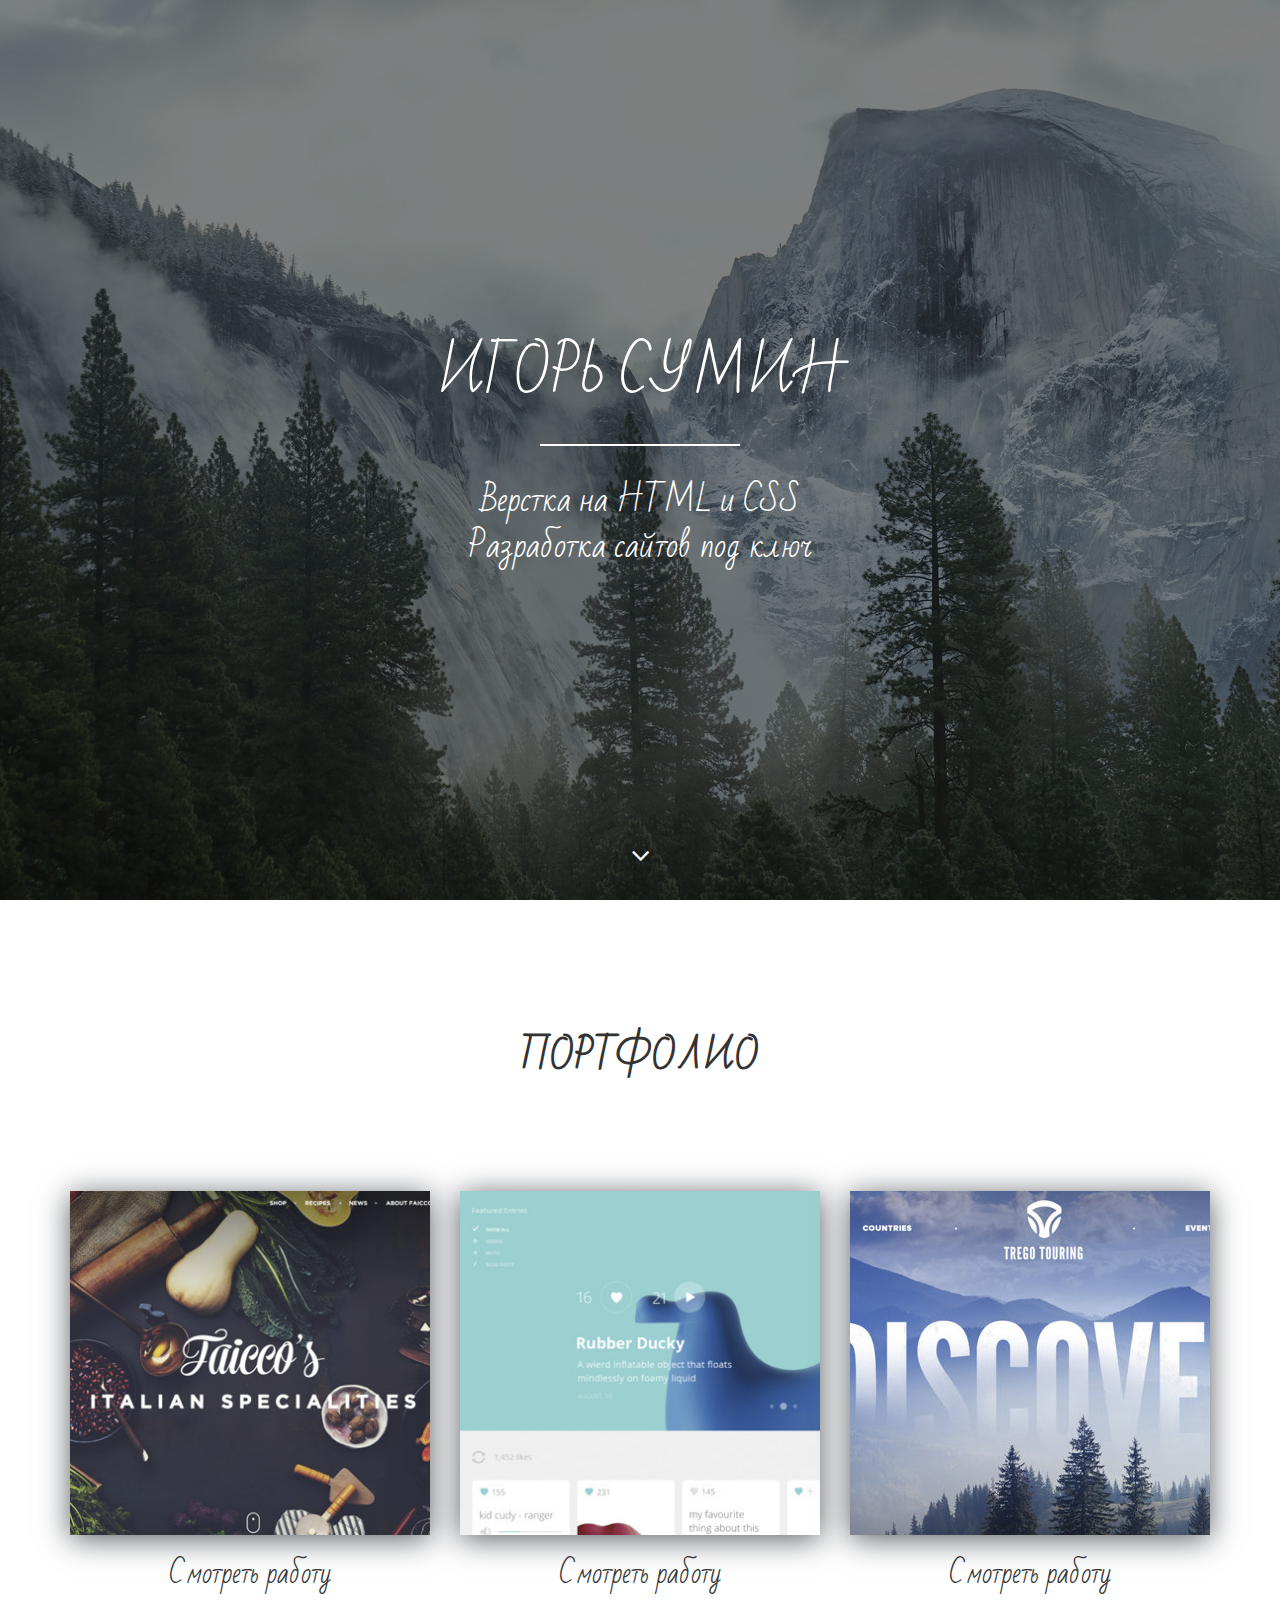
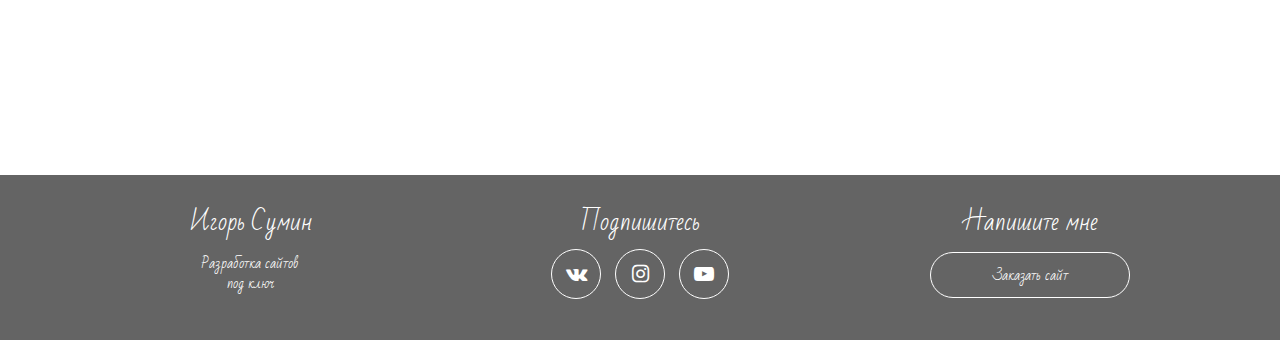
<file: Index.html>
<!DOCTYPE html>
<html lang="ru">
  <head>
    <meta charset="utf-8">
    <meta http-equiv="X-UA-Compatible" content="IE=edge">
    <meta name="viewport" content="width=device-width, initial-scale=1">
    <meta property="og:url" content="">
    <meta property="og:type" content="website">
    <meta property="og:title" content="Игорь Сумин - верстка сайтов на HTML и CSS">
    <meta property="og:image" content="">
    <meta property="og:description" content="Закажите разработку сайта без посредников от 5 990 рублей">
    <meta property="og:site_name" content="Портфолио верстальщика">
    <meta property="article:author" content="Игорь Сумин">
    <title>Игорь Сумин - портфолио</title>
    <link href="https://fonts.googleapis.com/css?family=Bad+Script&amp;subset=cyrillic" rel="stylesheet"> 
    <link href="css/bootstrap.min.css" rel="stylesheet">
    <link rel="stylesheet" href="css/fontello.css">
    <link rel="stylesheet" href="css/fontello-embedded.css">
    <link href="css/style.css" rel="stylesheet">
    <link rel="shortcut icon" type="image/x-icon" href="favicon.ico">
    <!--[if lt IE 9]>
      <script src="https://oss.maxcdn.com/html5shiv/3.7.3/html5shiv.min.js"></script>
      <script src="https://oss.maxcdn.com/respond/1.4.2/respond.min.js"></script>
    <![endif]-->
  </head>
  <body>
    <div class="main">
      <div class="main-overlay"></div>
        <div class="wrapper">
          <div class="main-header">
            <h1>Игорь Сумин</h1> <br>
              <div class="main-line"></div>
              <p>Верстка на HTML и CSS <br>
              Разработка сайтов под ключ</p>  
          </div>  
        </div> 
        <a href="#" class="main-down"><i class="icon-down"></i></a>
    </div>

    <div class="portfolio">
      <div class="container">
        <h2 class="section-header">Портфолио</h2>
        <div class="row">
          <div class="col-md-4">
            <div class="portfolio-block">
              <img src="img/portfolio/portfolio/1.jpg" alt="работа №1">
              <a data-toggle="modal" data-work="work-1" href="#work">Смотреть работу</a>
            </div>  
          </div>
          <div class="col-md-4">
            <div class="portfolio-block">
              <img src="img/portfolio/portfolio/2.jpg" alt="работа №2">
              <a data-toggle="modal" data-work="work-2" href="#work">Смотреть работу</a>
            </div>
          </div>
          <div class="col-md-4">
            <div class="portfolio-block">
              <img src="img/portfolio/portfolio/3.jpg" alt="работа №3">
              <a data-toggle="modal" data-work="work-3" href="#work">Смотреть работу</a>
            </div>
          </div>
        </div>
      </div>
    </div>

    <!--Подвал/Социальные сети-->
    <div class="footer">
      <div class="container">
        <div class="row">
          <div class="col-md-4">
            <strong>Игорь Сумин</strong>
            <p>Разработка сайтов<br>под ключ</p>
          </div>
          <div class="col-md-4">
            <strong>Подпишитесь</strong>
            <div class="social-links">
              <a href="#"><i class="icon-vk"></i></a>
              <a href="#"><i class="icon-instagram"></i></a>
              <a href="#"><i class="icon-youtube-play" alt="error"></i></a>
            </div>
          </div>
          <div class="col-md-4">
            <strong>Напишите мне</strong>
              <a href="https://vk.me/sw4t7" class="offer-btn">Заказать сайт</a>
          </div>
        </div> 
      </div>
    </div>

    <!--Всплывающие окна-->
    <!-- Modals -->
    <div class="modal fade" id="work" role="dialog">
      <div class="modal-dialog" role="document">
        <div class="modal-content">
          <div class="modal-header">
            <button type="button" class="close" data-dismiss="modal" aria-label="close">
              <span aria-hidden="true">&times;</span></button>
              <h4 class="modal-title">Описание</h4>
          </div>
          <div class="modal-body">
            ...
          </div>
        </div>
      </div>
    </div>
    <!-- jQuery (necessary for Bootstrap's JavaScript plugins) -->
    <script src="https://ajax.googleapis.com/ajax/libs/jquery/1.12.4/jquery.min.js"></script>
    <script src="js/bootstrap.min.js"></script>
    <script>
      $(function() {
        var link = $('a[data-toggle="modal"]');
        link.on('click', function(event) {
          var work = $(this).attr('data-work');
          var modal = $('.modal');
          modal.find('.modal-body').load(work+'.html');
        });
      });
    </script>
  </body>
</html>
</file>
<file: css/fontello.css>
@font-face {
  font-family: 'fontello';
  src: url('../font/fontello.eot?2648929');
  src: url('../font/fontello.eot?2648929#iefix') format('embedded-opentype'),
       url('../font/fontello.woff2?2648929') format('woff2'),
       url('../font/fontello.woff?2648929') format('woff'),
       url('../font/fontello.ttf?2648929') format('truetype'),
       url('../font/fontello.svg?2648929#fontello') format('svg');
  font-weight: normal;
  font-style: normal;
}
/* Chrome hack: SVG is rendered more smooth in Windozze. 100% magic, uncomment if you need it. */
/* Note, that will break hinting! In other OS-es font will be not as sharp as it could be */
/*
@media screen and (-webkit-min-device-pixel-ratio:0) {
  @font-face {
    font-family: 'fontello';
    src: url('../font/fontello.svg?2648929#fontello') format('svg');
  }
}
*/
 
 [class^="icon-"]:before, [class*=" icon-"]:before {
  font-family: "fontello";
  font-style: normal;
  font-weight: normal;
  speak: none;
 
  display: inline-block;
  text-decoration: inherit;
  width: 1em;
  margin-right: .2em;
  text-align: center;
  /* opacity: .8; */
 
  /* For safety - reset parent styles, that can break glyph codes*/
  font-variant: normal;
  text-transform: none;
 
  /* fix buttons height, for twitter bootstrap */
  line-height: 1em;
 
  /* Animation center compensation - margins should be symmetric */
  /* remove if not needed */
  margin-left: .2em;
 
  /* you can be more comfortable with increased icons size */
  /* font-size: 120%; */
 
  /* Font smoothing. That was taken from TWBS */
  -webkit-font-smoothing: antialiased;
  -moz-osx-font-smoothing: grayscale;
 
  /* Uncomment for 3D effect */
  /* text-shadow: 1px 1px 1px rgba(127, 127, 127, 0.3); */
}
 
.icon-down:before { content: '\f107'; } /* '' */
.icon-youtube-play:before { content: '\f16a'; } /* '' */
.icon-instagram:before { content: '\f16d'; } /* '' */
.icon-vk:before { content: '\f189'; } /* '' */
</file>
<file: css/fontello-embedded.css>
@font-face {
  font-family: 'fontello';
  src: url('../font/fontello.eot?28997741');
  src: url('../font/fontello.eot?28997741#iefix') format('embedded-opentype'),
       url('../font/fontello.svg?28997741#fontello') format('svg');
  font-weight: normal;
  font-style: normal;
}
@font-face {
  font-family: 'fontello';
  src: url('[data-uri]') format('woff'),
       url('[data-uri]') format('truetype');
}
/* Chrome hack: SVG is rendered more smooth in Windozze. 100% magic, uncomment if you need it. */
/* Note, that will break hinting! In other OS-es font will be not as sharp as it could be */
/*
@media screen and (-webkit-min-device-pixel-ratio:0) {
  @font-face {
    font-family: 'fontello';
    src: url('../font/fontello.svg?28997741#fontello') format('svg');
  }
}
*/
 
 [class^="icon-"]:before, [class*=" icon-"]:before {
  font-family: "fontello";
  font-style: normal;
  font-weight: normal;
  speak: none;
 
  display: inline-block;
  text-decoration: inherit;
  width: 1em;
  margin-right: .2em;
  text-align: center;
  /* opacity: .8; */
 
  /* For safety - reset parent styles, that can break glyph codes*/
  font-variant: normal;
  text-transform: none;
     
  /* fix buttons height, for twitter bootstrap */
  line-height: 1em;
 
  /* Animation center compensation - margins should be symmetric */
  /* remove if not needed */
  margin-left: .2em;
 
  /* you can be more comfortable with increased icons size */
  /* font-size: 120%; */
 
  /* Uncomment for 3D effect */
  /* text-shadow: 1px 1px 1px rgba(127, 127, 127, 0.3); */
}
.icon-down:before { content: '\f107'; } /* '' */
.icon-youtube-play:before { content: '\f16a'; } /* '' */
.icon-instagram:before { content: '\f16d'; } /* '' */
.icon-vk:before { content: '\f189'; } /* '' */
</file>
<file: css/style.css>
html {
	font-size: 10px;
}

body {
	
	font-family: 'Bad Script', cursive;
}

.main-overlay {
	position: absolute;
	z-index: 1;
	width: 100%;
	height: 100vh;
	background-color: #000; 
	background-color: rgba(0,0,0,0.5);
}

.main {
	position: relative;
	z-index: 2;
	border-image-repeat: 0rem;
	display: table;
	width: 100%;
	text-align: center; 
  	color: #FFF;
  	height: 100vh; 
  	background: #000 url(../img/main_BG.jpg) center center no-repeat;
}

.wrapper {
	display: table-cell;
	vertical-align: middle;
}

.main-header {
	position: relative;
	z-index: 3;
	width: 100%;	
}

.main h1 {
	margin-bottom: 1rem;
	font-weight: 400;
	text-transform: uppercase;
	font-size: 5.5rem;
}

.main p {
	font-size: 3.2rem;
	font-weight: 300;
}

.main-line {
	height: 0.2rem;
	width: 20rem;
	background-color: #FFF;
	margin: 0 auto;
}

.main-down {
	position: absolute;
	z-index: 4;
	color: #fff;
	bottom: 2rem;
	display: inline-block;
	font-size: 30px;
	width: 50px;
	height: 50px;
	border-radius: 50%;
	border: 1px solid transparent;
	line-height: 50px; 
	left: 50%;
	margin-left: -25px;
	transition: 0.2s;
}

.main-down:hover {
	color: #fff;
	border-color: #fff;
}

/*секция с портфолио*/

.portfolio {
	padding: 10rem 0px;
	text-align: center;
}

.section-header {
	text-transform: uppercase;
	font-weight: 1000;
	font-size: 3.6rem;
	margin-bottom: 11rem;
}

.portfolio img {
	width: 100%;
	max-width: 360px;
	box-shadow: 0px 4px 29px 0px rgba(87, 92, 97, 100);
}

.portfolio a {
	display: block;
	margin: 2rem auto 8rem;
	font-size: 2.7rem;
	color: #333;
	width: 16.5rem;
	border-bottom: 1px solid transparent;
	text-decoration: none;	
}

.portfolio a:hover {
	border-bottom: 1px dotted #333;
}

/*Секция - подвал*/
.footer {
	background-color: #646464;
	color: #FFF;
	text-align: center;
	padding: 3rem 0;
}

.footer strong {
	font-weight: 400;
	font-size: 2.4rem;
}

.social-links {
	margin-top: 1rem;
}

.social-links a {
	width: 5rem;
	height: 5rem;
	line-height: 5rem;
	display: inline-block;
	color: #fff;
	border: #fff solid 1px ;
	border-radius: 50%;
	margin-left: 0.5rem;
	margin-right: 0.5rem;
	font-size: 2rem;
	transition: 0.3s;
}

.social-links a:hover {
	background-color: #fff;
	color: #646464;
}

.offer-btn {
	display: block;
	width: 60%;
	max-width: 20rem;
	margin: 1.25rem auto;
	border: 1px solid #fff;
	padding-bottom: 1.2rem;
	padding-top: 1.2rem;
	color: #fff;
	border-radius: 10rem;
	transition: 0.3s;
}

.offer-btn:hover {
	background-color: #fff;
	color: #646464;
	text-decoration: none;
}

.modal img {
	width: 100%;
}

.modal-title {
	font-weight: 700;
	font-size: 2rem;
	margin-left: 1.5rem;
	margin-top: 1rem;

}

.close {
	background-color: transparent;
	border: none;
	font-size: 3rem;
	position: absolute;
	right: 2rem;
	margin-top: 1rem;
}

.modal-btn {
	display: inline-block;
	color: #333;
	border: 1px solid #333;
	padding: 1rem 2rem;
	border-radius: 1rem;
	transition: 0.3s;
}

.modal-btn:hover {
	background-color: #333;
	color: #fff;
	text-decoration: none; 
}

 @media (min-width: 0px) and (max-width: 767px) {
 	html {
 		font-size: 7px;
 	}
 	.footer strong {
 		margin: 3.5rem 0.5rem 2rem;
 		display: inline-block;
 	}
 	.social-links a {
		font-size: 1.7rem;
 	}
 }

 @media (min-width: 768px) and (max-width: 991px) {
 	.footer strong {
 		margin: 3.4rem 0 1rem;
 		display: inline-block;
 }
</file>
